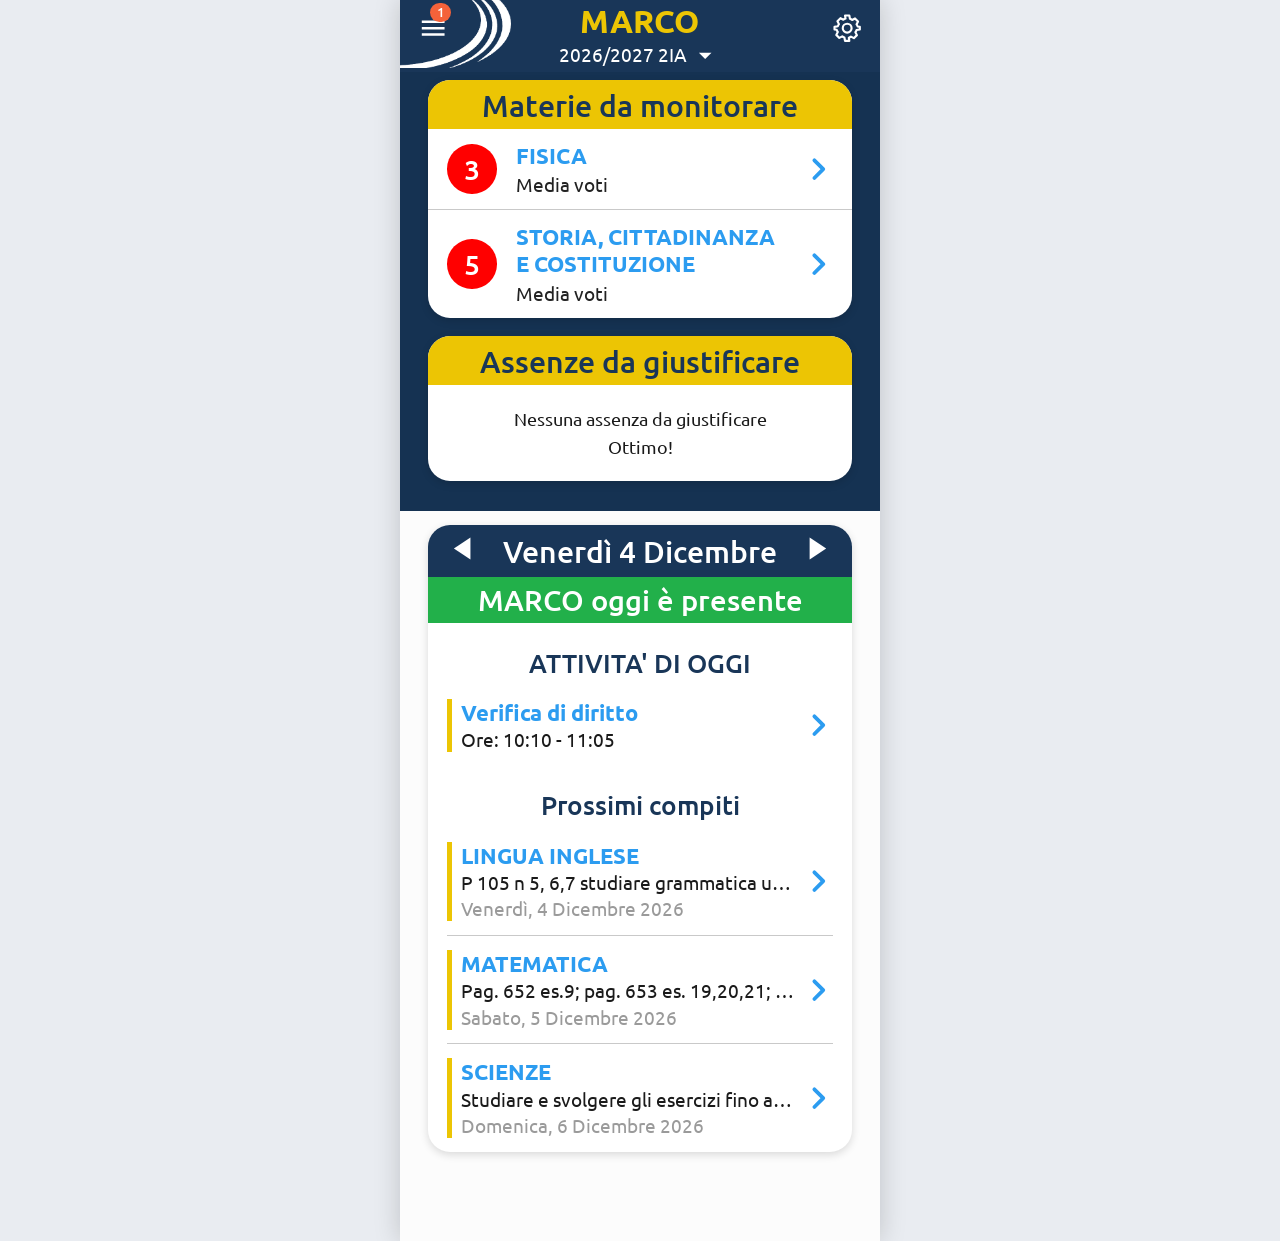
<file: registro-elettronico/index.html>
<!DOCTYPE html>
<html lang="it">
<head>
<meta charset="utf-8">
<meta name="viewport" content="width=device-width, initial-scale=1, viewport-fit=cover">
<meta name="theme-color" content="#193658">
<meta name="mobile-web-app-capable" content="yes">
<meta name="apple-mobile-web-app-capable" content="yes">
<title>Registro elettronico</title>
<link rel="manifest" href="manifest.json">
<link rel="icon" href="assets/icons/icon-192.png">
<link rel="apple-touch-icon" href="assets/icons/icon-192.png">
<link rel="stylesheet" href="css/variables.css">
<link rel="stylesheet" href="css/global.css">
<link rel="stylesheet" href="css/header.css">
<link rel="stylesheet" href="css/sidebar.css">
<link rel="stylesheet" href="css/home.css">
<link rel="stylesheet" href="css/agenda.css">
<link rel="stylesheet" href="css/annotazioni.css">
<link rel="stylesheet" href="css/argomenti.css">
<link rel="stylesheet" href="css/assenze.css">
<link rel="stylesheet" href="css/compiti.css">
<link rel="stylesheet" href="css/elezioni.css">
<link rel="stylesheet" href="css/note.css">
<link rel="stylesheet" href="css/orario.css">
<link rel="stylesheet" href="css/voti.css">
<link rel="stylesheet" href="css/responsive.css">
</head>
<body>
<div class="app" id="app">
  <header id="header" class="header"></header>
  <main id="view" class="view"></main>
</div>
<div class="overlay" id="overlay"></div>
<nav class="drawer" id="drawer" aria-label="Menu"></nav>
<noscript>Questa applicazione richiede JavaScript.</noscript>
<script src="js/util.js"></script>
<script src="js/storage.js"></script>
<script src="js/data.js"></script>
<script src="js/ui.js"></script>
<script src="js/navigation.js"></script>
<script src="js/forms.js"></script>
<script src="js/home.js"></script>
<script src="js/agenda.js"></script>
<script src="js/annotazioni.js"></script>
<script src="js/argomenti.js"></script>
<script src="js/assenze.js"></script>
<script src="js/compiti.js"></script>
<script src="js/elezioni.js"></script>
<script src="js/note.js"></script>
<script src="js/orario.js"></script>
<script src="js/voti.js"></script>
<script src="js/app.js"></script>
</body>
</html>
</file>
<file: registro-elettronico/css/variables.css>
/* Colori campionati dagli screenshot originali */
:root{
  --navy:#193658; --navy-deep:#153252; --navy-text:#193658;
  --yellow:#ecc504; --blue:#2c9cf0; --sky:#75c4ed; --sky-cell:#d6e9f8;
  --white:#fff; --page:#fcfcfc; --admin-bg:#d9e0e8; --gray-cell:#e3e3e3; --gray-text:#8d9097; --gray-line:#c9c9c9; --gray-box:#ececec;
  --green:#22b04a; --g-green:#16a53a; --g-red:#e8000e; --red:#d33d3e;
  --v-green:#53d453; --v-green-old:#9cd69c; --v-red:#d33d3e; --v-pink:#d09494;
  --badge:#f4623a; --drawer:#f2f2fa; --ink:#1a1a1a;
  --shadow:0 2px 6px rgba(0,0,0,.14);
  --font:'Ubuntu',system-ui,sans-serif; --font-title:'Roboto','Ubuntu',system-ui,sans-serif;
}
</file>
<file: registro-elettronico/css/global.css>
@font-face{font-family:Ubuntu;font-weight:400;src:url(../assets/fonts/ubuntu-latin-400-normal.woff2) format('woff2');font-display:swap}
@font-face{font-family:Ubuntu;font-weight:500;src:url(../assets/fonts/ubuntu-latin-500-normal.woff2) format('woff2');font-display:swap}
@font-face{font-family:Ubuntu;font-weight:700;src:url(../assets/fonts/ubuntu-latin-700-normal.woff2) format('woff2');font-display:swap}
@font-face{font-family:Roboto;font-weight:700;src:url(../assets/fonts/roboto-latin-700-normal.woff2) format('woff2');font-display:swap}
*{box-sizing:border-box;-webkit-tap-highlight-color:transparent}
html,body{margin:0;background:#e9ecf1;font-family:var(--font);color:var(--navy-text)}
body{min-height:100vh}
.app{zoom:var(--z,1);position:relative;max-width:calc(480px / var(--z,1));margin:0 auto;min-height:100vh;background:var(--page);box-shadow:0 0 0 1px rgba(0,0,0,.05)}
.view{min-height:calc(100vh / var(--z,1) - 49px);padding-bottom:30px}
.view[data-page=elezioni]{background:var(--admin-bg)}
.view[data-page=home]{background:var(--page)}
button{font-family:inherit;cursor:pointer;border:0;background:none;padding:0;color:inherit}
a{color:inherit;text-decoration:none}
select,input,textarea{font-family:inherit}
hr{border:0;border-top:1px solid var(--gray-line);margin:0}
.card{background:#fff;border-radius:16px;box-shadow:var(--shadow);overflow:hidden}
.page{padding:0}

/* righe elenco con barra colorata (Home, Agenda, Argomenti, Compiti) */
.item{display:flex;align-items:center;gap:6px;margin:0 20px;padding:10px 0 10px 10px;position:relative;cursor:pointer}
.item::before{content:"";position:absolute;left:0;top:10px;bottom:10px;width:4px;background:var(--bar,var(--yellow))}
.item.sep{border-bottom:1px solid var(--gray-line)}
.item.sep:last-child{border-bottom:0}
.ib{flex:1;min-width:0}
.it{color:var(--blue);font-weight:700;font-size:16px;line-height:1.25}
.it.up{text-transform:none}
.il{color:#1a1a1a;font-size:14px;line-height:1.35}
.il.ell{overflow:hidden;text-overflow:ellipsis;white-space:nowrap}
.item.open .il.ell{white-space:normal}
.il.gray{color:#9a9a9a}
.il.desc{margin-top:2px}
.item svg{flex:none}
.empty{text-align:center;color:var(--navy);font-size:15px;line-height:1.5;margin:18px 16px}
.empty.small{margin:14px;font-size:14px;color:#6a7a8c}
.empty-page{text-align:center;margin:70px 20px 0;font-size:17px;color:var(--navy)}
.sub-title{text-align:center;font-size:15px;color:#1b4b82;margin:22px 0 6px}

/* filtro a scheda */
.filter{display:flex;align-items:center;gap:14px;margin:14px 20px 0;height:48px;padding:0 12px 0 14px;background:#fff;border-radius:14px;box-shadow:var(--shadow);position:relative}
.filter select{flex:1;appearance:none;-webkit-appearance:none;border:0;background:transparent;font-size:17px;color:var(--navy);padding:0;outline:0;min-width:0;text-overflow:ellipsis}
.filter svg{flex:none}

/* barra settimanale */
.wk-card{margin:18px 9px 0;background:#fff;border-radius:16px;box-shadow:var(--shadow);overflow:hidden;padding-bottom:9px}
.wk-head{background:var(--sky);height:38px;display:flex;align-items:center;justify-content:space-between;padding:0 14px}
.wk-arrow{display:flex;align-items:center}
.wk-range{font-size:24px;font-weight:500;color:var(--navy)}
.wk-days{display:grid;grid-template-columns:repeat(7,1fr);gap:2px;padding:8px 6px 0}
.wk-day{display:flex;flex-direction:column;align-items:center;justify-content:center;height:46px;border-radius:7px;position:relative;color:var(--navy)}
.wk-day b{font-size:20px;font-weight:500;line-height:1.1}
.wk-day span{font-size:11px;color:#444;margin-top:1px}
.wk-day.sel{background:var(--yellow)}
.wk-day.today:not(.sel){box-shadow:inset 0 0 0 2px var(--sky)}
.wk-day i{position:absolute;bottom:3px;width:16px;height:3px;border-radius:2px;background:var(--yellow)}
.wk-day.sel i{background:#a88f00}
.wk-today{display:block;margin:8px auto 0;font-size:13px;color:var(--blue);font-weight:500;padding:4px 10px}
.wk-picker{position:absolute;opacity:0;pointer-events:none;width:1px;height:1px}
.wk-card{position:relative}
.add-link{display:block;margin:16px auto 0;color:var(--blue);font-size:15px;font-weight:500;padding:8px 14px}
.load-error{text-align:center;margin:80px 20px}

/* modali / form / pulsanti */
.btn{background:var(--navy);color:#fff;border-radius:10px;padding:10px 18px;font-size:15px;font-weight:500;display:inline-flex;align-items:center;gap:6px}
.btn.ghost{background:transparent;color:var(--navy)}
.btn.danger{background:var(--red)}
.btn.ghost.danger{color:var(--red);background:transparent}
.modal-ov{position:fixed;inset:0;background:rgba(0,0,0,.5);z-index:100;display:flex;align-items:flex-end;justify-content:center}
.modal{background:#fff;width:100%;max-width:480px;max-height:92vh;overflow:auto;border-radius:18px 18px 0 0;padding:18px 18px 22px}
.modal.small{border-radius:18px;margin:auto;width:calc(100% - 40px);max-width:380px}
.modal-ov:has(.small){align-items:center}
.modal h3{margin:0 0 12px;font-size:20px;color:var(--navy)}
.m-msg{font-size:16px;line-height:1.4;margin:6px 0 16px}
.m-actions{display:flex;align-items:center;gap:8px;margin-top:14px}
.m-actions .sp{flex:1}
.m-err{color:var(--red);font-size:14px;margin:8px 0 0}
.fld{display:block;margin-bottom:10px}
.fld[hidden]{display:none}
.fld>span{display:block;font-size:13px;color:#566;margin-bottom:3px}
.fld input:not([type=checkbox]),.fld select,.fld textarea{width:100%;border:1px solid #c5ccd6;border-radius:9px;padding:9px 10px;font-size:16px;background:#fff;color:#111}
.fld input[type=color]{height:42px;padding:3px}
.chk{display:flex;align-items:center;gap:8px}.chk input{width:20px;height:20px}.chk em{font-style:normal;font-size:14px}
.toast{position:fixed;left:50%;bottom:40px;transform:translateX(-50%);background:#222;color:#fff;padding:10px 18px;border-radius:20px;font-size:14px;z-index:200;transition:opacity .4s}
.toast.out{opacity:0}
</file>
<file: registro-elettronico/css/header.css>
.header{position:sticky;top:0;z-index:20;height:49px;background:var(--navy);display:flex;align-items:center;justify-content:space-between;box-shadow:0 3px 5px rgba(0,0,0,.28);padding-top:env(safe-area-inset-top,0)}
.header.tall{height:52px;box-shadow:none}
.header .logo{position:absolute;left:0;top:0;bottom:0;width:84px;background:url(../assets/logo/logo.png) left bottom/auto 57px no-repeat;pointer-events:none}
.header.tall .logo{bottom:auto;height:49px}
.hbtn{position:relative;z-index:2;display:flex;align-items:center;justify-content:center;width:44px;height:41px;align-self:flex-start}
.hbtn.left{margin-left:2px}.hbtn.right{margin-right:2px}
.hbtn .badge{position:absolute;top:2px;left:20px}
.badge{min-width:14px;height:14px;border-radius:8px;background:var(--badge);color:#fff;font-size:9.5px;font-weight:500;display:flex;align-items:center;justify-content:center;padding:0 5px}
.badge.sm{display:inline-flex;margin-left:12px;position:absolute;right:0;top:12px;font-style:normal}
.htitle{position:absolute;left:60px;right:60px;text-align:center;font-family:var(--font-title);font-weight:700;color:var(--yellow);font-size:25px;line-height:49px;pointer-events:none;white-space:nowrap;overflow:hidden;text-overflow:ellipsis}
.htitle.home{font-family:var(--font);display:flex;flex-direction:column;align-items:center;line-height:1.2}
.htitle.home b{font-size:23px;font-weight:700;color:var(--yellow);letter-spacing:.3px}
.htitle.home span{font-size:14px;color:#fff;font-weight:400;display:flex;align-items:center}
.htitle.home i{display:inline-flex;margin-left:2px}
.gear{opacity:1}
</file>
<file: registro-elettronico/css/sidebar.css>
.overlay{position:fixed;inset:0;background:rgba(0,0,0,.5);z-index:40;opacity:0;pointer-events:none;transition:opacity .2s}
.drawer{position:fixed;top:0;bottom:0;zoom:var(--z,1);left:calc(max(0px,(100vw - 480px)/2) / var(--z,1));width:calc(min(79vw,380px) / var(--z,1));background:var(--drawer);z-index:50;overflow-y:auto;transform:translateX(-105%);transition:transform .22s;padding:0 0 24px;visibility:hidden}
.drawer-open .drawer{transform:none;visibility:visible}
.drawer-open .overlay{opacity:1;pointer-events:auto}
.drawer-open{overflow:hidden}
.d-user{display:flex;align-items:center;gap:15px;padding:14px 15px 0;height:66px}
.d-user .av{width:37px;height:37px;border-radius:50%;background:#d3e4fb;color:var(--navy);font-size:21px;display:flex;align-items:center;justify-content:center;flex:none}
.d-user b{flex:1;font-weight:400;font-size:17px;letter-spacing:.2px;text-transform:uppercase;margin-left:6px}
.d-user svg{width:24px;height:24px;margin-right:12px}
.drawer h4{margin:0;padding:0 15px;height:56px;display:flex;align-items:center;font-size:20px;font-weight:400;color:var(--navy)}
.d-item{display:flex;align-items:center;gap:16px;padding:0 0 0 15px;height:51px}
.d-item img{width:33px;height:33px;flex:none}
.d-item span{flex:1;height:100%;display:flex;align-items:center;border-bottom:1px solid #c2c2c8;font-size:16.5px;font-weight:500;color:var(--navy);position:relative;letter-spacing:.2px;white-space:nowrap}
.d-item .badge.sm{right:16px;top:auto;min-width:16px;height:16px;font-size:10px}
.d-item.active span{color:var(--blue)}
.d-item.dead{cursor:default}
</file>
<file: registro-elettronico/css/home.css>
.home-top{background:var(--navy-deep);padding:6px 20px 22px;display:flex;flex-direction:column;gap:13px}
.card-h{text-align:center;font-size:21.5px;font-weight:500;line-height:1.15;padding:6px 6px 5px;color:var(--navy)}
.card-h.yel{background:var(--yellow)}
.mon{display:flex;align-items:center;gap:14px;padding:9px 14px;border-bottom:1px solid var(--gray-line)}
.mon:last-child{border-bottom:0}
.mon div{flex:1}.mon b{display:block;color:var(--blue);font-size:16px;line-height:1.25}
.mon small{display:block;font-size:13.5px;color:#222;margin-top:2px}
.red-dot{flex:none;width:36px;height:36px;border-radius:50%;background:#f00;color:#fff;font-size:20px;font-weight:500;display:flex;align-items:center;justify-content:center}
.home-top .empty{color:#1a1a1a;margin:14px 10px;font-size:13.3px;line-height:1.55}
.day-card{margin:10px 20px 0;border-radius:16px;overflow:hidden;box-shadow:var(--shadow);background:#fff;position:relative;top:-0px}
.day-h{background:var(--navy);color:#fff;display:flex;align-items:center;justify-content:space-between;padding:0 14px;height:38px;font-size:22px;white-space:nowrap;font-weight:500}
.presence{background:var(--green);color:#fff;text-align:center;font-size:21px;font-weight:500;padding:3px;white-space:nowrap}
.presence.abs{background:var(--red)}
.day-b h3{margin:16px 0 4px;text-align:center;font-size:19px;font-weight:500;color:var(--navy)}
.day-b .item{margin:0 14px}
.day-b .empty.small{margin:8px}
</file>
<file: registro-elettronico/css/agenda.css>
.cal-card{margin:28px 20px 0;background:#fff;border-radius:16px;box-shadow:var(--shadow);overflow:hidden;padding-bottom:14px}
.cal-h{background:var(--sky);height:38px;display:flex;align-items:center;justify-content:space-between;padding:0 12px}
.cal-title{font-size:25px;font-weight:500;color:var(--navy)}
.cal-w{display:grid;grid-template-columns:repeat(7,1fr);gap:5px 12px;padding:10px 14px 6px;text-align:center}
.cal-w b{font-size:17px;font-weight:700;color:#2b2b2b}
.cal-g{display:grid;grid-template-columns:repeat(7,1fr);gap:6px 12px;padding:0 14px}
.cal-d{height:35px;border-radius:8px;background:var(--sky-cell);color:var(--navy);font-size:17px;font-weight:400;display:flex;align-items:center;justify-content:center;position:relative}
.cal-d.sun{background:var(--gray-cell)}
.cal-d.out{background:transparent;color:#b3b3b3}
.cal-d.sel{background:var(--yellow)}
.cal-d.now:not(.sel){box-shadow:inset 0 0 0 2px var(--navy)}
.ev-line{position:absolute;bottom:3px;left:50%;transform:translateX(-50%);width:14px;height:3px;border-radius:2px;background:var(--yellow)}
.cal-d.sel .ev-line{background:#a88f00}
.ev-list{margin-top:18px}
.ev-list .item{padding-top:12px;padding-bottom:12px}
</file>
<file: registro-elettronico/css/annotazioni.css>
.an-sub{margin:22px 20px 0;color:var(--blue);font-weight:700;font-size:16px;display:flex;justify-content:space-between;align-items:center}
.an-box{margin:8px 20px 0;background:var(--gray-box);border-radius:14px;padding:12px 12px;display:flex;flex-wrap:wrap;gap:8px;min-height:68px}
.an-chip{background:#fff;border-radius:9px;min-width:54px;padding:4px 7px 3px;text-align:center;display:flex;flex-direction:column;align-items:center;justify-content:center;height:46px}
.an-chip b{font-size:21px;font-weight:700;color:var(--navy);line-height:1}
.an-chip small{font-size:10px;color:#555;margin-top:2px;white-space:nowrap}
</file>
<file: registro-elettronico/css/argomenti.css>
/* usa la barra settimanale e le righe .item di global.css */
.page-argomenti .sub-title{margin-top:20px;font-size:16px}
</file>
<file: registro-elettronico/css/assenze.css>
.sec{margin:26px 20px 10px;text-align:center;font-size:18px;font-weight:700;color:var(--navy);letter-spacing:.2px}
.sec.lst{margin-top:48px}
.cnt{margin:0 20px}
.cnt>div{display:flex;justify-content:space-between;padding:7px 0 6px;font-size:17px;color:var(--navy);border-bottom:1px solid var(--gray-line)}
.cnt>div:last-child{border-bottom:0}
.cnt b{font-weight:400}
.abs{margin:0 20px 8px;background:var(--v-green-old);border-radius:12px;height:56px;display:flex;align-items:center;gap:10px;padding:0 6px}
.abs.nj{background:#e8b4b4}
.abs-chip{background:#fff;border-radius:9px;width:50px;height:42px;display:flex;flex-direction:column;align-items:center;justify-content:center;flex:none}
.abs-chip b{font-size:20px;font-weight:500;line-height:1}.abs-chip small{font-size:11px;line-height:1.1}
.abs>span{font-size:17px;font-weight:700;color:var(--navy)}
</file>
<file: registro-elettronico/css/compiti.css>
.prev-wrap{position:relative;margin:16px 20px 0;height:30px}
.prev-wrap hr{position:absolute;top:14px;left:0;right:0}
.prev-btn{position:absolute;left:50%;transform:translateX(-50%);top:0;background:var(--page);border:1px solid var(--gray-line);border-radius:16px;height:30px;padding:0 16px;display:flex;align-items:center;gap:6px;font-size:14px;color:var(--navy);white-space:nowrap}
.grp{margin:22px 20px 8px;text-align:center;font-weight:400;font-size:16px;color:var(--navy)}
.grp.b{font-weight:700}
.page-compiti .item.sep{margin:0 20px}
.page-compiti hr.thin{display:none}
.page-compiti .grp+hr+.item{}
</file>
<file: registro-elettronico/css/elezioni.css>
.page-elezioni{padding:12px 14px 30px}
.ad-tabs{display:flex;gap:8px;overflow-x:auto;padding:4px 2px 10px;scrollbar-width:none}
.ad-tabs::-webkit-scrollbar{display:none}
.ad-tabs button{flex:none;background:#fff;border-radius:18px;padding:8px 15px;font-size:15px;color:var(--navy);box-shadow:0 1px 3px rgba(0,0,0,.12)}
.ad-tabs button.on{background:var(--navy);color:#fff}
.ad-panel .btn.add{width:100%;justify-content:center;margin:4px 0 10px;background:var(--yellow);color:var(--navy);font-weight:700}
.ad-card{background:#fff;border-radius:14px;padding:14px;box-shadow:0 1px 3px rgba(0,0,0,.1);margin-bottom:10px}
.ad-card.stats b{font-size:18px}.ad-card.stats small{display:block;color:#566;margin:2px 0 6px}
.ad-avgs{display:flex;flex-wrap:wrap;gap:4px 12px;font-size:13px}
.ad-p{font-size:15px;line-height:1.45;margin:0 0 12px}.ad-p a{color:var(--blue)}
.ad-h{margin:14px 4px 6px;color:var(--navy);font-size:15px}
.ad-row{display:flex;align-items:center;gap:10px;background:#fff;border-radius:12px;padding:9px 8px 9px 10px;margin-bottom:7px;box-shadow:0 1px 3px rgba(0,0,0,.08)}
.ad-chip{flex:none;min-width:42px;text-align:center;background:var(--sky-cell);border-radius:8px;padding:6px 4px;font-weight:700;font-size:14px}
.ad-t{flex:1;min-width:0}.ad-t b{display:block;font-size:15px;line-height:1.25}.ad-t small{display:block;font-size:12.5px;color:#566;overflow:hidden;text-overflow:ellipsis;white-space:nowrap}
.ic{width:36px;height:36px;border-radius:8px;background:var(--sky-cell);font-size:17px;color:var(--navy)}
.ic.del{background:#f6d3d3;color:var(--red)}
.view[data-page=elezioni] .empty.small{color:#566}
</file>
<file: registro-elettronico/css/note.css>
.nt{margin:14px 20px 0;background:var(--gray-box);border-radius:14px;padding:10px;display:flex;gap:10px;align-items:flex-start}
.nt b{font-size:15px;color:var(--navy)}.nt p{margin:3px 0 0;font-size:14px;color:#222}
</file>
<file: registro-elettronico/css/orario.css>
.les{display:flex;gap:18px;margin:0 9px;padding:11px 0 10px;border-bottom:1px solid var(--gray-line);cursor:pointer}
.les-t{width:52px;flex:none;display:flex;flex-direction:column;text-align:right;font-size:15px;color:var(--navy);line-height:1.5}
.les-t b{font-weight:500}
.les-b{flex:1;min-width:0}
.les-s{font-size:14.8px;font-weight:700;color:var(--navy);text-transform:uppercase;line-height:1.25}
.les-d{font-size:13.6px;color:var(--navy);text-transform:uppercase;line-height:1.3;margin-top:2px}
.les-w{font-size:12px;color:#b36b00;margin-top:4px;background:#fff1d6;border-radius:6px;padding:3px 6px;display:inline-block}
</file>
<file: registro-elettronico/css/voti.css>
.avg-card{margin:24px 20px 0;background:#fff;border-radius:18px;box-shadow:var(--shadow);height:154px;display:flex;align-items:center;justify-content:center;gap:26px}
.donut{width:108px;height:108px}
.avg-card+.v-sub{margin-top:30px}
.avg-t{display:flex;flex-direction:column;align-items:center}
.avg-t span{font-size:20px;font-weight:500;color:var(--navy)}
.avg-t b{font-size:54px;font-weight:500;color:var(--navy);margin-top:12px;line-height:1}
.v-sub{margin:20px 20px 0;display:flex;justify-content:space-between;align-items:center;color:var(--blue);font-weight:700;font-size:14.8px}
.v-bar{margin:6px 20px 0;border-radius:11px;padding:11px 8px;display:flex;gap:7px;min-height:61px;align-items:center;flex-wrap:wrap}
.v-chip{background:#fff;border-radius:9px;min-width:42px;height:38px;padding:2px 6px;display:flex;flex-direction:column;align-items:center;justify-content:center}
.v-chip b{font-size:20px;font-weight:500;color:var(--navy);line-height:1}.v-chip small{font-size:10px;color:#333;margin-top:2px}
.v-bar.ok.new,.vd-box.ok.new{background:var(--v-green)}
.v-bar.ok.old,.vd-box.ok.old{background:var(--v-green-old)}
.v-bar.bad.new,.v-bar.low.new,.vd-box.bad.new{background:var(--v-red)}
.v-bar.bad.old,.v-bar.low.old,.vd-box.low.new,.vd-box.low.old,.vd-box.bad.old{background:var(--v-pink)}
.vd-row{display:flex;align-items:center;margin:8px 20px 0}
.vd-box{width:66px;height:62px;border-radius:11px;display:flex;flex-direction:column;align-items:center;justify-content:center;flex:none}
.vd-box b{font-size:21px;font-weight:500;color:var(--navy);line-height:1}.vd-box small{font-size:11px;margin-top:3px}
.vd-type{flex:1;text-align:center;font-size:15px;color:var(--navy);padding-right:66px}
</file>
<file: registro-elettronico/css/responsive.css>
@media (max-width:360px){.cal-d{height:34px;font-size:15px}.wk-range,.cal-title{font-size:19px}.htitle{font-size:20px}}
@media (min-width:481px){body{padding:0}.app{box-shadow:0 0 18px rgba(0,0,0,.18)}.modal-ov{align-items:center}.modal{border-radius:18px;max-width:440px}}
</file>
